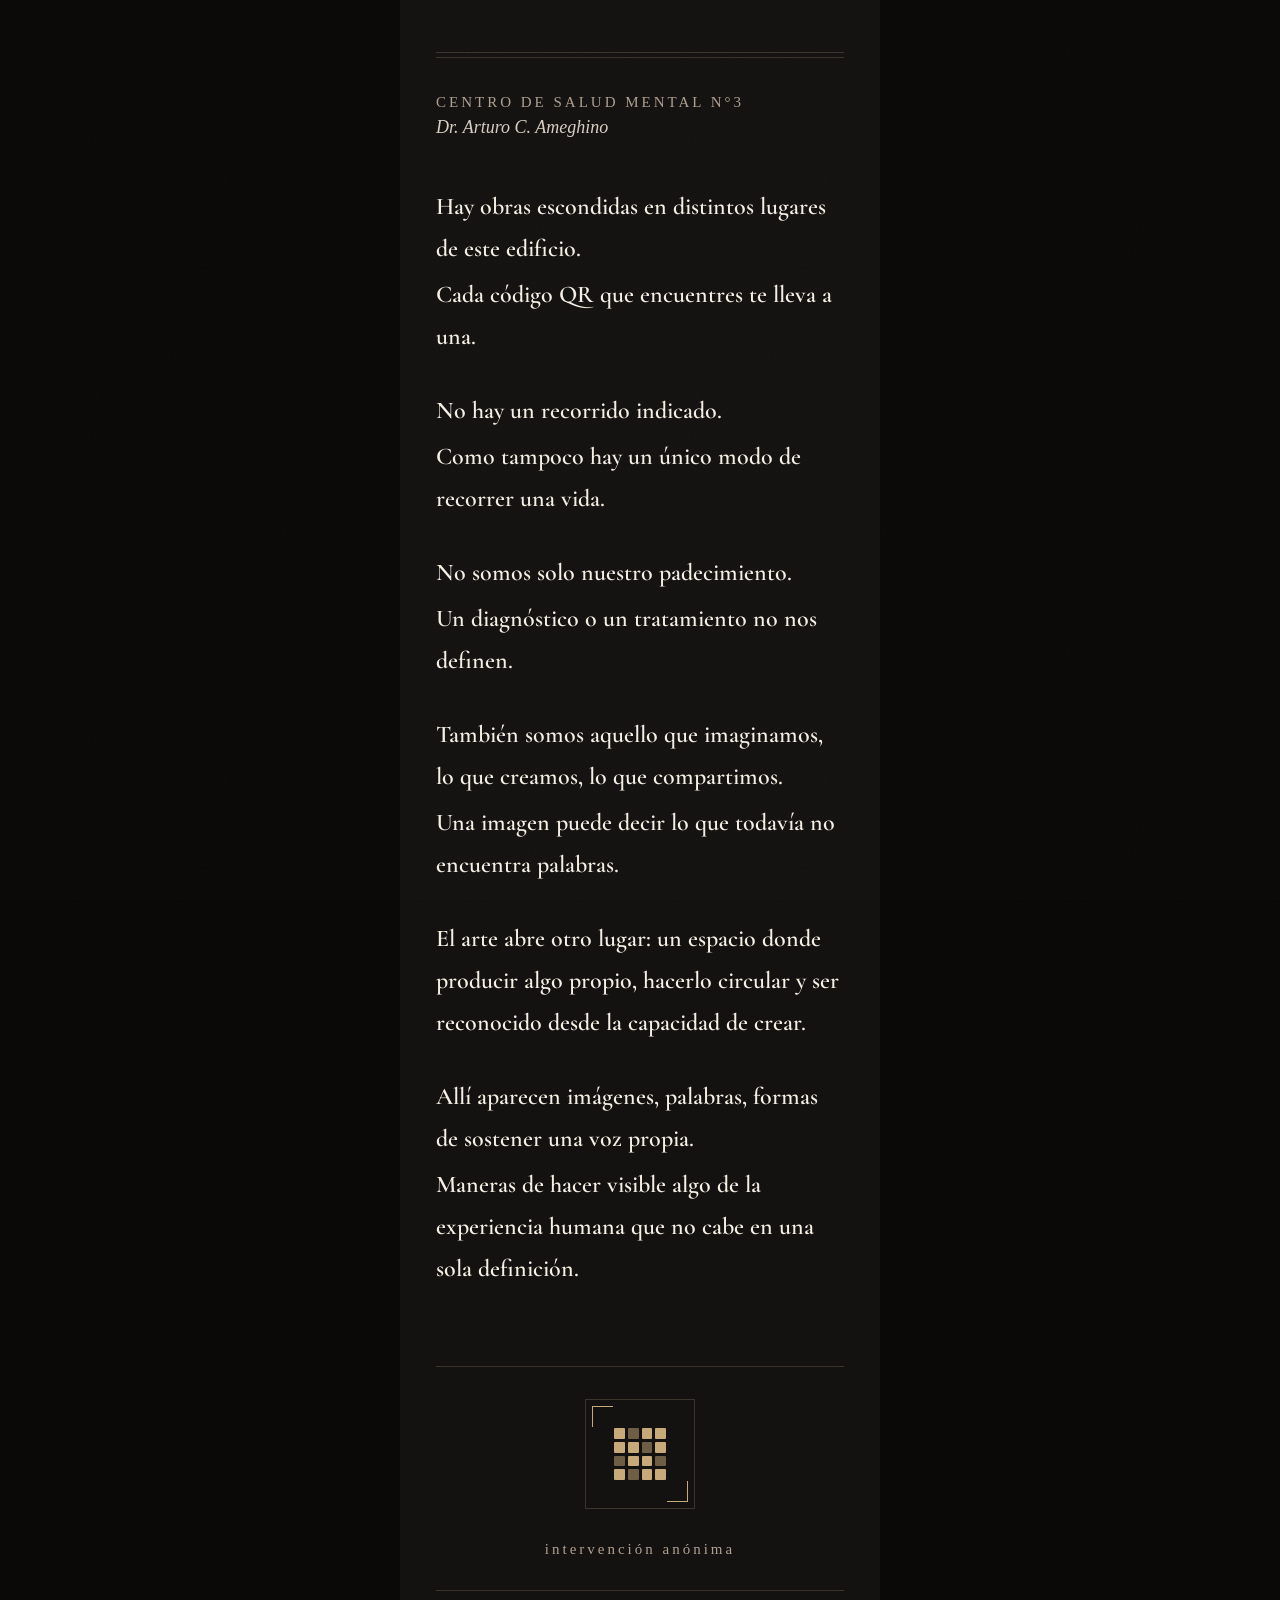
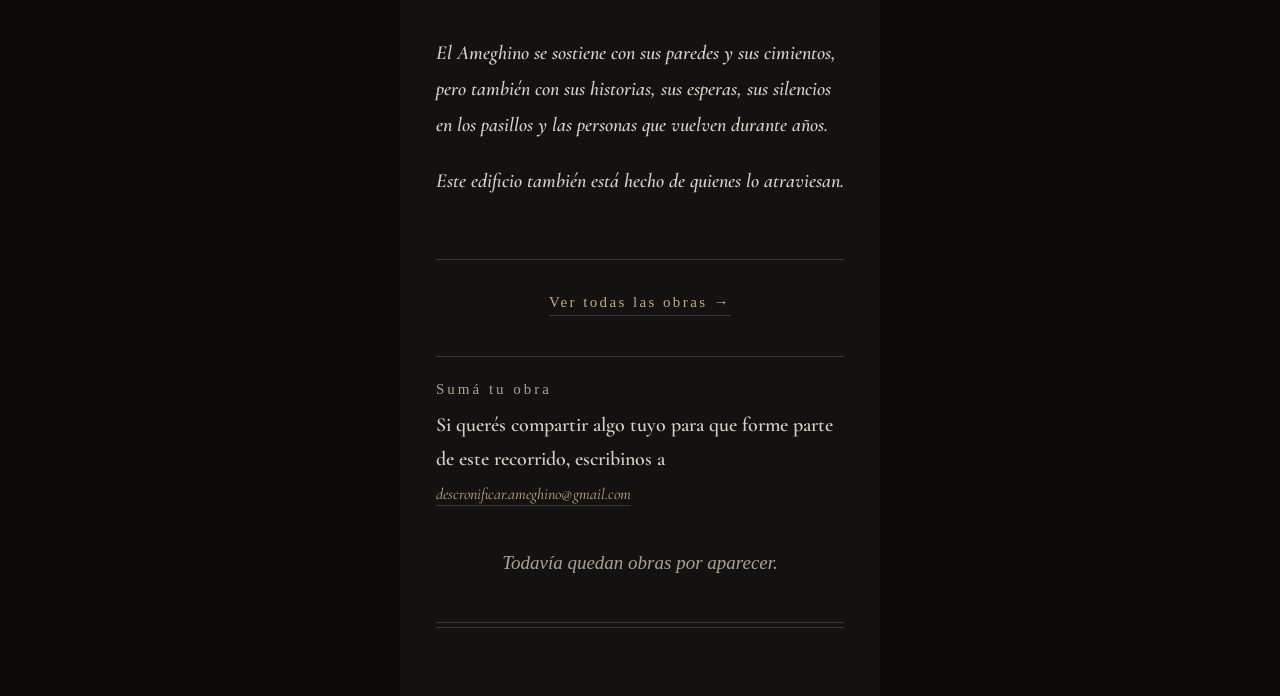
<file: index.html>
<!DOCTYPE html>
<html lang="es">
<head>
  <meta charset="UTF-8">
  <meta name="viewport" content="width=device-width, initial-scale=1.0">
  <title>Intervención — Ameghino</title>
  <link rel="preconnect" href="https://fonts.googleapis.com">
  <link rel="preconnect" href="https://fonts.gstatic.com" crossorigin>
  <link href="https://fonts.googleapis.com/css2?family=IM+Fell+English:ital@0;1&family=IM+Fell+English+SC&family=Cormorant+Garamond:ital,wght@0,300;0,400;0,600;1,300;1,400;1,600&display=swap" rel="stylesheet">

  <style>
    :root {
      --paper: #141210;
      --ink: #f5efe4;
      --ink-light: #d8cfc2;
      --ink-faint: #b0a090;
      --accent: #c8a97a;
      --rule: #3a342c;
    }

    * { margin: 0; padding: 0; box-sizing: border-box; }
    html { background: #0a0908; }

    body {
      background: var(--paper);
      color: var(--ink);
      font-family: 'Cormorant Garamond', Georgia, serif;
      min-height: 100vh;
      max-width: 480px;
      margin: 0 auto;
      position: relative;
      overflow-x: hidden;
    }

    body::before {
      content: '';
      position: fixed;
      inset: 0;
      background-image: url("data:image/svg+xml,%3Csvg xmlns='http://www.w3.org/2000/svg' width='300' height='300'%3E%3Cfilter id='noise'%3E%3CfeTurbulence type='fractalNoise' baseFrequency='0.85' numOctaves='4' stitchTiles='stitch'/%3E%3CfeColorMatrix type='saturate' values='0'/%3E%3C/filter%3E%3Crect width='300' height='300' filter='url(%23noise)' opacity='0.04'/%3E%3C/svg%3E");
      pointer-events: none;
      z-index: 100;
      opacity: 0.6;
    }

    .page {
      padding: 52px 36px 64px;
      min-height: 100vh;
      display: flex;
      flex-direction: column;
    }

    .rule-top {
      width: 100%; height: 1px;
      background: var(--rule);
      margin-bottom: 4px;
      opacity: 0;
      animation: fadeIn 1.2s ease forwards 0.2s;
    }

    .rule-thin {
      width: 100%; height: 1px;
      background: var(--rule);
      margin-bottom: 36px;
      opacity: 0;
      animation: fadeIn 1.2s ease forwards 0.3s;
    }

    .header {
      margin-bottom: 48px;
      opacity: 0;
      animation: riseIn 1.4s ease forwards 0.5s;
    }

    .header-label {
      font-family: 'IM Fell English SC', serif;
      font-size: 15px;
      letter-spacing: 0.2em;
      color: var(--ink-faint);
      text-transform: uppercase;
      margin-bottom: 6px;
    }

    .header-place {
      font-family: 'IM Fell English', serif;
      font-size: 18px;
      color: var(--ink-light);
      font-style: italic;
    }

    .body-text { flex: 1; }

    .stanza {
      margin-bottom: 32px;
      opacity: 0;
    }

    .stanza:nth-child(1) { animation: riseIn 1.4s ease forwards 0.7s; }
    .stanza:nth-child(2) { animation: riseIn 1.4s ease forwards 0.9s; }
    .stanza:nth-child(3) { animation: riseIn 1.4s ease forwards 1.0s; }
    .stanza:nth-child(4) { animation: riseIn 1.4s ease forwards 1.1s; }
    .stanza:nth-child(5) { animation: riseIn 1.4s ease forwards 1.2s; }
    .stanza:nth-child(6) { animation: riseIn 1.4s ease forwards 1.3s; }

    .stanza p {
      font-size: 24px;
      line-height: 1.75;
      font-weight: 600;
      color: var(--ink);
      margin-bottom: 0;
    }

    .stanza p + p { margin-top: 4px; }

    .divider {
      display: flex;
      flex-direction: column;
      align-items: center;
      margin: 44px 0;
      opacity: 0;
      animation: fadeIn 1.4s ease forwards 1.5s;
    }

    .divider-rule {
      width: 100%; height: 1px;
      background: var(--rule);
      margin-bottom: 32px;
    }

    .qr-symbol {
      width: 110px; height: 110px;
      border: 1px solid var(--rule);
      display: flex;
      align-items: center;
      justify-content: center;
      position: relative;
      margin-bottom: 32px;
    }

    .qr-symbol::before, .qr-symbol::after {
      content: '';
      position: absolute;
      width: 20px; height: 20px;
      border-color: var(--accent);
      border-style: solid;
    }

    .qr-symbol::before { top: 6px; left: 6px; border-width: 1px 0 0 1px; }
    .qr-symbol::after { bottom: 6px; right: 6px; border-width: 0 1px 1px 0; }

    .qr-inner {
      width: 52px; height: 52px;
      display: grid;
      grid-template-columns: repeat(4, 1fr);
      grid-template-rows: repeat(4, 1fr);
      gap: 3px;
    }

    .qr-dot { background: var(--accent); opacity: 0.5; border-radius: 1px; }
    .qr-dot.on { opacity: 1; }

    .qr-label {
      font-family: 'IM Fell English SC', serif;
      font-size: 15px;
      letter-spacing: 0.2em;
      color: var(--ink-faint);
      text-align: center;
    }

    .divider-rule-bottom {
      width: 100%; height: 1px;
      background: var(--rule);
      margin-top: 32px;
    }

    .footer-note {
      opacity: 0;
      animation: riseIn 1.4s ease forwards 1.7s;
    }

    .footer-note p {
      font-size: 20px;
      line-height: 1.8;
      color: var(--ink-light);
      font-weight: 600;
      font-style: italic;
      margin-bottom: 20px;
    }

    .contact {
      margin-top: 40px;
      padding-top: 24px;
      border-top: 1px solid var(--rule);
      opacity: 0;
      animation: riseIn 1.4s ease forwards 1.9s;
    }

    .contact-label {
      font-family: 'IM Fell English SC', serif;
      font-size: 15px;
      letter-spacing: 0.2em;
      color: var(--ink-faint);
      margin-bottom: 10px;
    }

    .contact p {
      font-size: 20px;
      line-height: 1.7;
      color: var(--ink-light);
      font-weight: 600;
      margin-bottom: 8px;
    }

    .contact a {
      color: var(--accent);
      text-decoration: none;
      font-style: italic;
      font-size: 16px;
      border-bottom: 1px solid var(--rule);
      padding-bottom: 1px;
      transition: border-color 0.3s;
    }

    .contact a:hover { border-color: var(--accent); }
.catalogo-link {
  margin-top: 40px;
  padding-top: 32px;
  border-top: 1px solid var(--rule);
  text-align: center;
  opacity: 0;
  animation: riseIn 1.4s ease forwards 1.8s;
}

.catalogo-link a {
  display: inline-block;
  font-family: 'IM Fell English SC', serif;
  font-size: 15px;
  letter-spacing: 0.16em;
  color: var(--accent);
  text-decoration: none;
  border-bottom: 1px solid var(--rule);
  padding-bottom: 4px;
  transition: border-color 0.3s, color 0.3s;
}

.catalogo-link a:hover {
  color: var(--ink);
  border-color: var(--accent);
}
    .closing {
      margin-top: 48px;
      opacity: 0;
      animation: riseIn 1.4s ease forwards 2.1s;
    }

    .closing p {
      font-family: 'IM Fell English', serif;
      font-size: 19px;
      font-style: italic;
      color: var(--ink-faint);
      text-align: center;
    }

    .rules-bottom { margin-top: 48px; opacity: 0; animation: fadeIn 1.4s ease forwards 2.3s; }
    .rules-bottom .rule-thin { margin-bottom: 4px; animation: none; opacity: 1; }
    .rules-bottom .rule-top { animation: none; opacity: 1; }

    @keyframes fadeIn { from { opacity: 0; } to { opacity: 1; } }
    @keyframes riseIn { from { opacity: 0; transform: translateY(10px); } to { opacity: 1; transform: translateY(0); } }
  </style>
</head>
<body>
  <!-- descronificar Ameghino -->
  <div class="page">

    <div class="rule-top"></div>
    <div class="rule-thin"></div>

    <div class="header">
      <div class="header-label">Centro de Salud Mental N°3</div>
      <div class="header-place">Dr. Arturo C. Ameghino</div>
    </div>

    <div class="body-text">

      <div class="stanza">
        <p>Hay obras escondidas en distintos lugares de este edificio.</p>
        <p>Cada código QR que encuentres te lleva a una.</p>
      </div>

      <div class="stanza">
        <p>No hay un recorrido indicado.</p>
        <p>Como tampoco hay un único modo de recorrer una vida.</p>
      </div>

      <div class="stanza">
        <p>No somos solo nuestro padecimiento.</p>
        <p>Un diagnóstico o un tratamiento no nos definen.</p>
      </div>

      <div class="stanza">
        <p>También somos aquello que imaginamos, lo que creamos, lo que compartimos.</p>
        <p>Una imagen puede decir lo que todavía no encuentra palabras.</p>
      </div>

      <div class="stanza">
        <p>El arte abre otro lugar: un espacio donde producir algo propio, hacerlo circular y ser reconocido desde la capacidad de crear.</p>
      </div>

      <div class="stanza">
        <p>Allí aparecen imágenes, palabras, formas de sostener una voz propia.</p>
        <p>Maneras de hacer visible algo de la experiencia humana que no cabe en una sola definición.</p>
      </div>

    </div>

    <div class="divider">
      <div class="divider-rule"></div>
      <div class="qr-symbol">
        <div class="qr-inner">
          <div class="qr-dot on"></div>
          <div class="qr-dot"></div>
          <div class="qr-dot on"></div>
          <div class="qr-dot on"></div>
          <div class="qr-dot on"></div>
          <div class="qr-dot on"></div>
          <div class="qr-dot"></div>
          <div class="qr-dot on"></div>
          <div class="qr-dot"></div>
          <div class="qr-dot on"></div>
          <div class="qr-dot on"></div>
          <div class="qr-dot"></div>
          <div class="qr-dot on"></div>
          <div class="qr-dot"></div>
          <div class="qr-dot on"></div>
          <div class="qr-dot on"></div>
        </div>
      </div>
      <div class="qr-label">intervención anónima</div>
      <div class="divider-rule-bottom"></div>
    </div>

    <div class="footer-note">
      <p>El Ameghino se sostiene con sus paredes y sus cimientos, pero también con sus historias, sus esperas, sus silencios en los pasillos y las personas que vuelven durante años.</p>
      <p>Este edificio también está hecho de quienes lo atraviesan.</p>
    </div>
<div class="catalogo-link">
  <a href="catalogo.html">Ver todas las obras →</a>
</div>
    <div class="contact">
      <div class="contact-label">Sumá tu obra</div>
      <p>Si querés compartir algo tuyo para que forme parte de este recorrido, escribinos a</p>
      <a href="mailto:descronificar.ameghino@gmail.com">descronificar.ameghino@gmail.com</a>
    </div>

    <div class="closing">
      <p>Todavía quedan obras por aparecer.</p>
    </div>

    <div class="rules-bottom">
      <div class="rule-thin"></div>
      <div class="rule-top"></div>
    </div>

  </div>
</body>
</html>
</file>
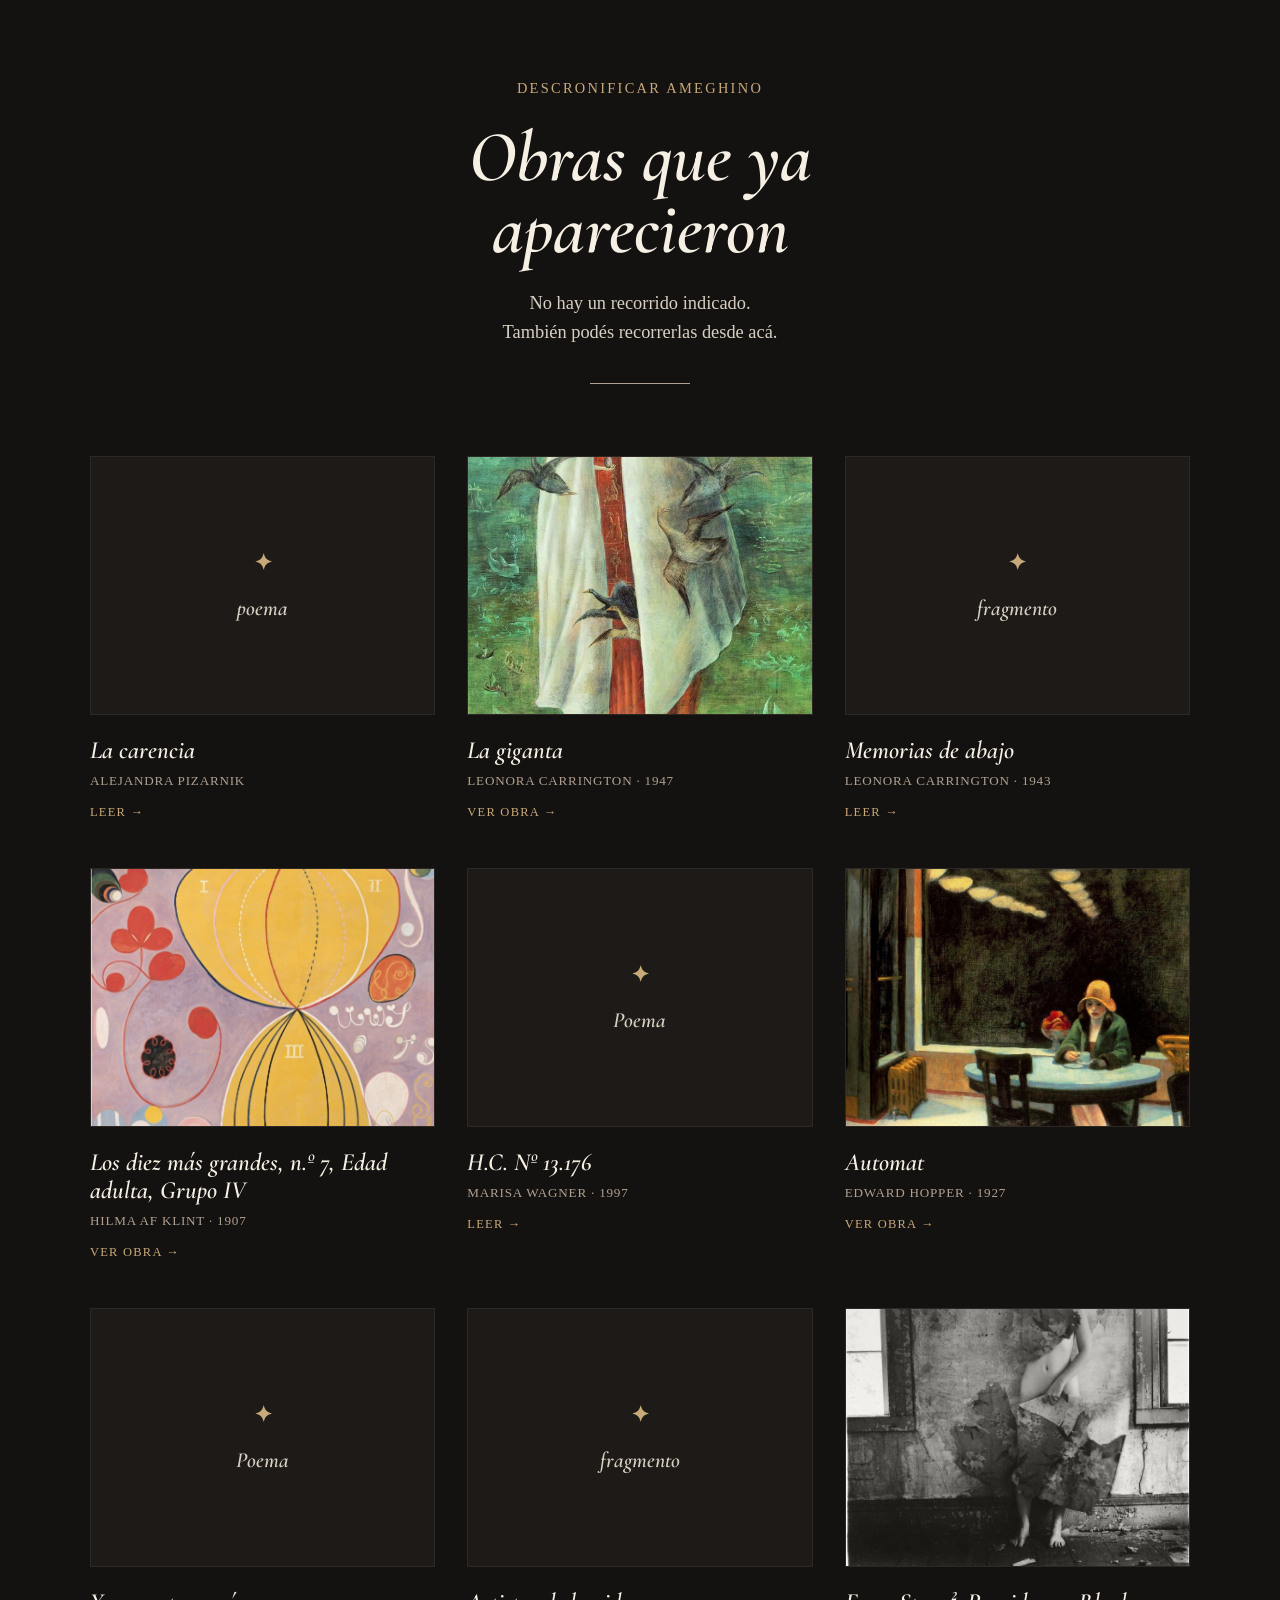
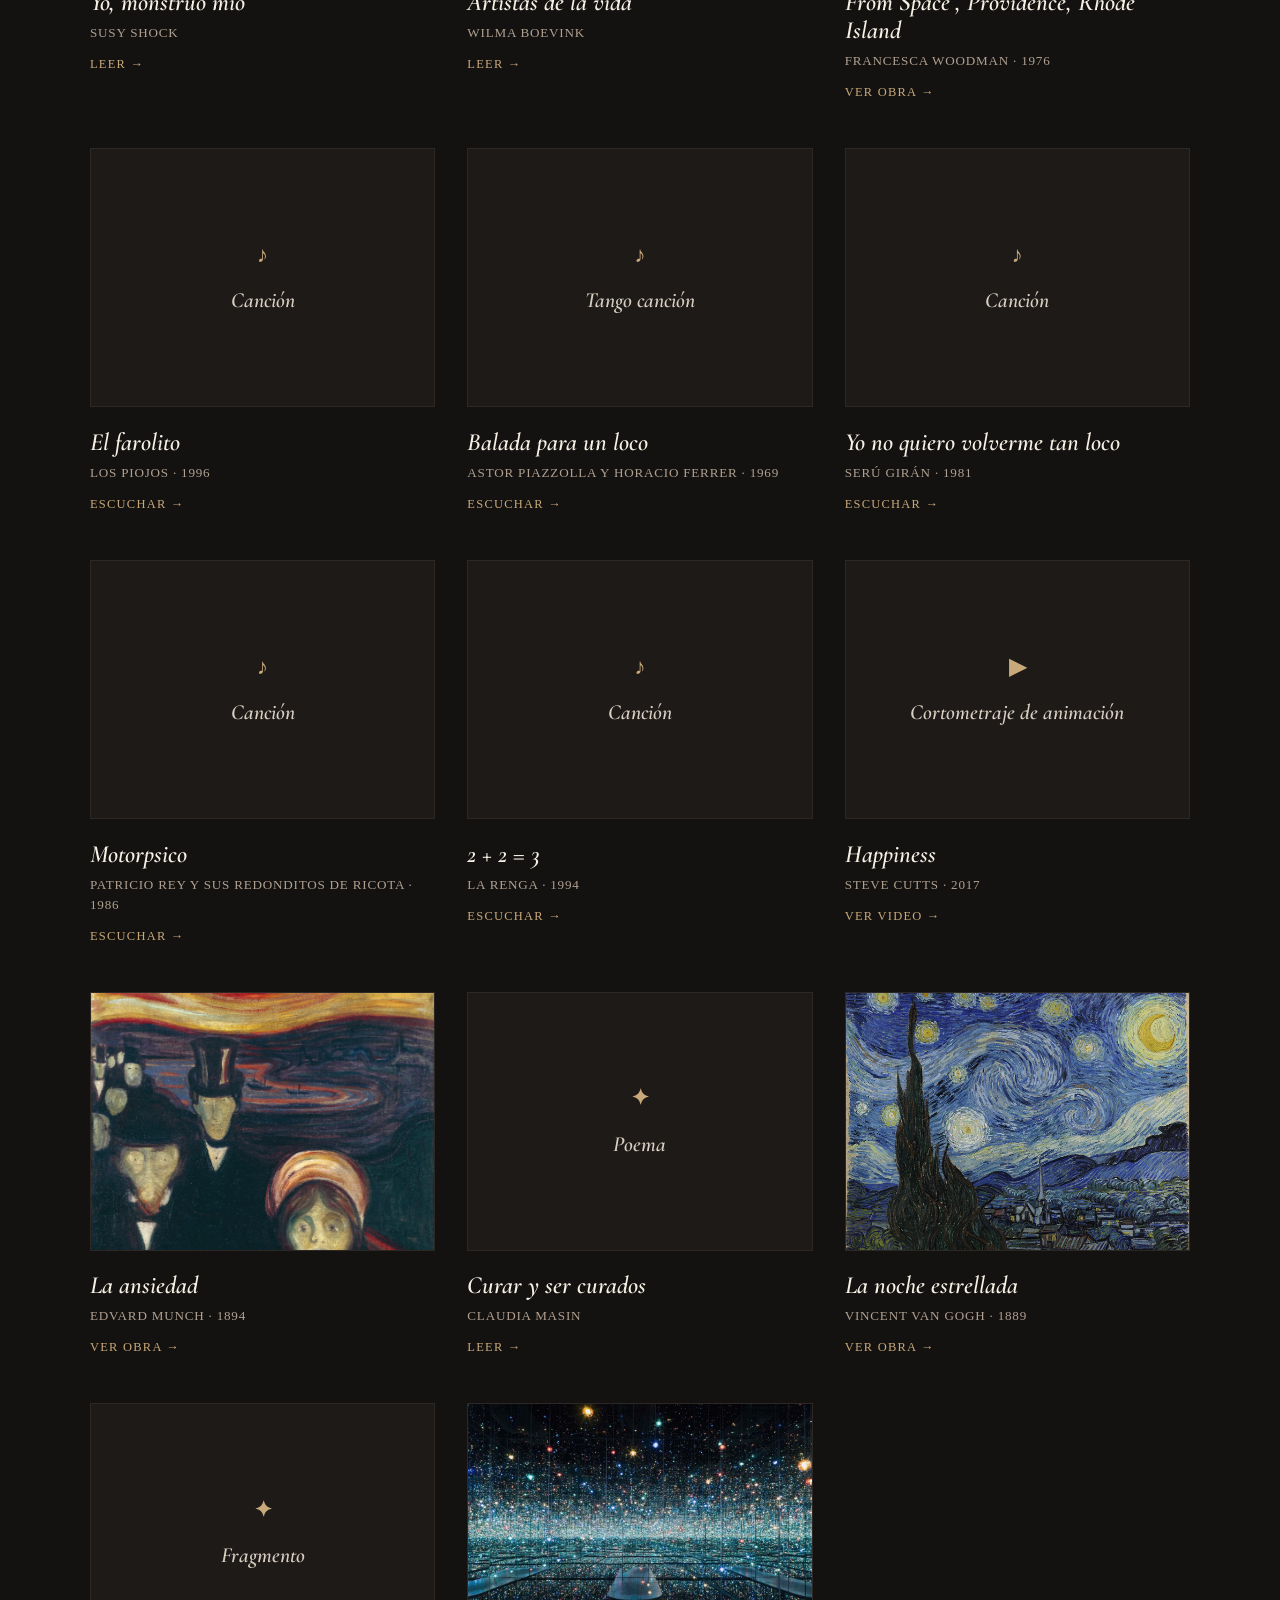
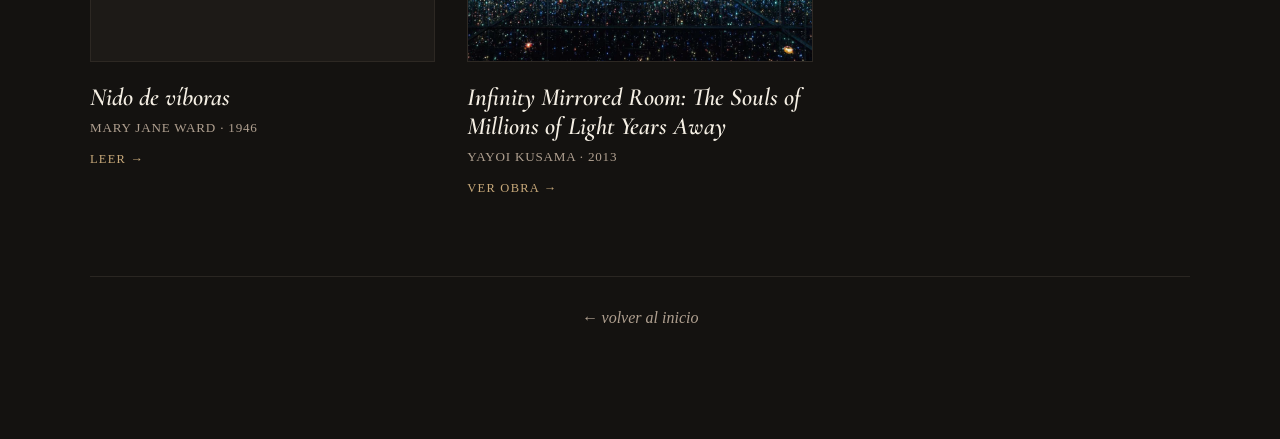
<file: catalogo.html>
<!DOCTYPE html>
<html lang="es">
<head>
  <meta charset="UTF-8">
  <meta name="viewport" content="width=device-width, initial-scale=1.0">

  <title>Obras | Descronificar Ameghino</title>

  <link rel="preconnect" href="https://fonts.googleapis.com">
  <link rel="preconnect" href="https://fonts.gstatic.com" crossorigin>
  <link href="https://fonts.googleapis.com/css2?family=Cormorant+Garamond:ital,wght@0,600;1,600&family=IM+Fell+English:ital@0;1&family=IM+Fell+English+SC&display=swap" rel="stylesheet">

  <style>
    * {
      margin: 0;
      padding: 0;
      box-sizing: border-box;
    }

    body {
      background: #141210;
      color: #f5efe4;
      font-family: 'IM Fell English', serif;
      min-height: 100vh;
    }

    .catalogo {
      width: min(1100px, calc(100% - 3rem));
      margin: 0 auto;
      padding: 5rem 0 7rem;
    }

    .encabezado {
      text-align: center;
      max-width: 650px;
      margin: 0 auto 4.5rem;
    }

    .marca {
      font-family: 'IM Fell English SC', serif;
      color: #c8a97a;
      font-size: 0.9rem;
      letter-spacing: 0.16em;
      margin-bottom: 1.5rem;
    }

    h1 {
      font-family: 'Cormorant Garamond', serif;
      font-style: italic;
      font-weight: 600;
      font-size: clamp(2.7rem, 7vw, 4.5rem);
      line-height: 1;
      margin-bottom: 1.5rem;
    }

    .introduccion {
      color: #d8cfc2;
      font-size: 1.15rem;
      line-height: 1.6;
      max-width: 520px;
      margin: auto;
    }

    .lineas {
      width: 100px;
      border: 0;
      border-top: 1px solid #b0a090;
      margin: 2.2rem auto 0;
    }

    .obras {
      display: grid;
      grid-template-columns: repeat(3, 1fr);
      gap: 3rem 2rem;
    }

    .obra {
      color: inherit;
      text-decoration: none;
      display: flex;
      flex-direction: column;
      min-width: 0;
    }

    .visual {
      aspect-ratio: 4 / 3;
      overflow: hidden;
      background: #1d1a17;
      border: 1px solid #2d2823;
      margin-bottom: 1.3rem;
      display: flex;
      align-items: center;
      justify-content: center;
    }

    .visual img {
      width: 100%;
      height: 100%;
      object-fit: cover;
      filter: saturate(.85);
      transition: transform .5s ease, opacity .5s ease;
    }

    .obra:hover .visual img {
      transform: scale(1.025);
      opacity: .88;
    }

    .visual-texto {
      padding: 2rem;
      text-align: center;
      font-family: 'Cormorant Garamond', serif;
      font-style: italic;
      font-weight: 600;
      font-size: 1.35rem;
      line-height: 1.35;
      color: #d8cfc2;
    }

    .simbolo {
      display: block;
      font-family: 'IM Fell English', serif;
      font-style: normal;
      color: #c8a97a;
      font-size: 1.4rem;
      margin-bottom: 1rem;
    }

    .titulo {
      font-family: 'Cormorant Garamond', serif;
      font-style: italic;
      font-weight: 600;
      font-size: 1.55rem;
      line-height: 1.15;
      margin-bottom: .4rem;
    }

    .datos {
      font-family: 'IM Fell English SC', serif;
      color: #b0a090;
      font-size: .82rem;
      line-height: 1.5;
      letter-spacing: .06em;
      text-transform: uppercase;
    }

    .ver {
      color: #c8a97a;
      font-family: 'IM Fell English SC', serif;
      font-size: .78rem;
      letter-spacing: .1em;
      margin-top: .9rem;
    }

    .volver {
      text-align: center;
      margin-top: 5rem;
      padding-top: 2rem;
      border-top: 1px solid #2a2622;
    }

    .volver a {
      color: #b0a090;
      font-style: italic;
      text-decoration: none;
    }

    .volver a:hover,
    .obra:hover .ver {
      color: #f5efe4;
    }

    .error {
      text-align: center;
      color: #b0a090;
      font-style: italic;
      grid-column: 1 / -1;
    }

    @media (max-width: 800px) {
      .obras {
        grid-template-columns: repeat(2, 1fr);
      }
    }

    @media (max-width: 520px) {
      .catalogo {
        width: calc(100% - 2.5rem);
        padding-top: 3.5rem;
      }

      .encabezado {
        margin-bottom: 3rem;
      }

      .obras {
        grid-template-columns: 1fr;
        gap: 3.2rem;
      }

      .visual {
        aspect-ratio: 4 / 3;
      }

      .titulo {
        font-size: 1.7rem;
      }
    }
  </style>
</head>

<body>

  <main class="catalogo">

    <header class="encabezado">
      <div class="marca">DESCRONIFICAR AMEGHINO</div>

      <h1>Obras que ya aparecieron</h1>

      <p class="introduccion">
        No hay un recorrido indicado.<br>
        También podés recorrerlas desde acá.
      </p>

      <hr class="lineas">
    </header>

    <section class="obras" id="obras">
      <p class="error">Cargando obras…</p>
    </section>

    <div class="volver">
      <a href="index.html">← volver al inicio</a>
    </div>

  </main>

  <script>
    fetch('obras.json')
      .then(respuesta => {
        if (!respuesta.ok) {
          throw new Error('No se pudo cargar obras.json');
        }

        return respuesta.json();
      })

      .then(obras => {
        const contenedor = document.getElementById('obras');
        contenedor.innerHTML = '';

        Object.entries(obras).forEach(([id, obra]) => {

          const enlace = document.createElement('a');
          enlace.className = 'obra';
          enlace.href = `obras/obra.html?a=${id}`;

          const visual = document.createElement('div');
          visual.className = 'visual';

          if (obra.imagenObra) {

            const imagen = document.createElement('img');
            imagen.src = `imagenes/${obra.imagenObra}`;
            imagen.alt = obra.titulo;
            imagen.loading = 'lazy';

            visual.appendChild(imagen);

          } else {

            const texto = document.createElement('div');
            texto.className = 'visual-texto';

            const simbolo = document.createElement('span');
            simbolo.className = 'simbolo';

            const esVideo =
              obra.tecnica &&
              (
                obra.tecnica.toLowerCase().includes('cortometraje') ||
                obra.tecnica.toLowerCase().includes('video') ||
                obra.tecnica.toLowerCase().includes('audiovisual')
              );

            if (esVideo) {
              simbolo.textContent = '▶';
            } else if (obra.audioLink) {
              simbolo.textContent = '♪';
            } else {
              simbolo.textContent = '✦';
            }

            texto.appendChild(simbolo);

            const tipo = document.createElement('span');

            if (obra.tecnica) {
              tipo.textContent = obra.tecnica;
            } else if (obra.audioLink) {
              tipo.textContent = 'Canción';
            } else {
              tipo.textContent = 'Obra';
            }

            texto.appendChild(tipo);
            visual.appendChild(texto);
          }

          const titulo = document.createElement('h2');
          titulo.className = 'titulo';
          titulo.textContent = obra.titulo;

          const datos = document.createElement('div');
          datos.className = 'datos';

          let info = obra.autor || '';

          if (obra.anio) {
            info += ` · ${obra.anio}`;
          }

          datos.textContent = info;

          const ver = document.createElement('div');
          ver.className = 'ver';

          const esVideo =
            obra.tecnica &&
            (
              obra.tecnica.toLowerCase().includes('cortometraje') ||
              obra.tecnica.toLowerCase().includes('video') ||
              obra.tecnica.toLowerCase().includes('audiovisual')
            );

          if (esVideo && obra.audioLink) {
            ver.textContent = 'VER VIDEO →';
          } else if (obra.audioLink) {
            ver.textContent = 'ESCUCHAR →';
          } else if (
            obra.tecnica &&
            (
              obra.tecnica.toLowerCase().includes('poema') ||
              obra.tecnica.toLowerCase().includes('fragmento')
            )
          ) {
            ver.textContent = 'LEER →';
          } else {
            ver.textContent = 'VER OBRA →';
          }

          enlace.appendChild(visual);
          enlace.appendChild(titulo);
          enlace.appendChild(datos);
          enlace.appendChild(ver);

          contenedor.appendChild(enlace);
        });
      })

      .catch(error => {
        document.getElementById('obras').innerHTML =
          '<p class="error">No pudimos cargar las obras.</p>';

        console.error(error);
      });
  </script>

</body>
</html>
</file>
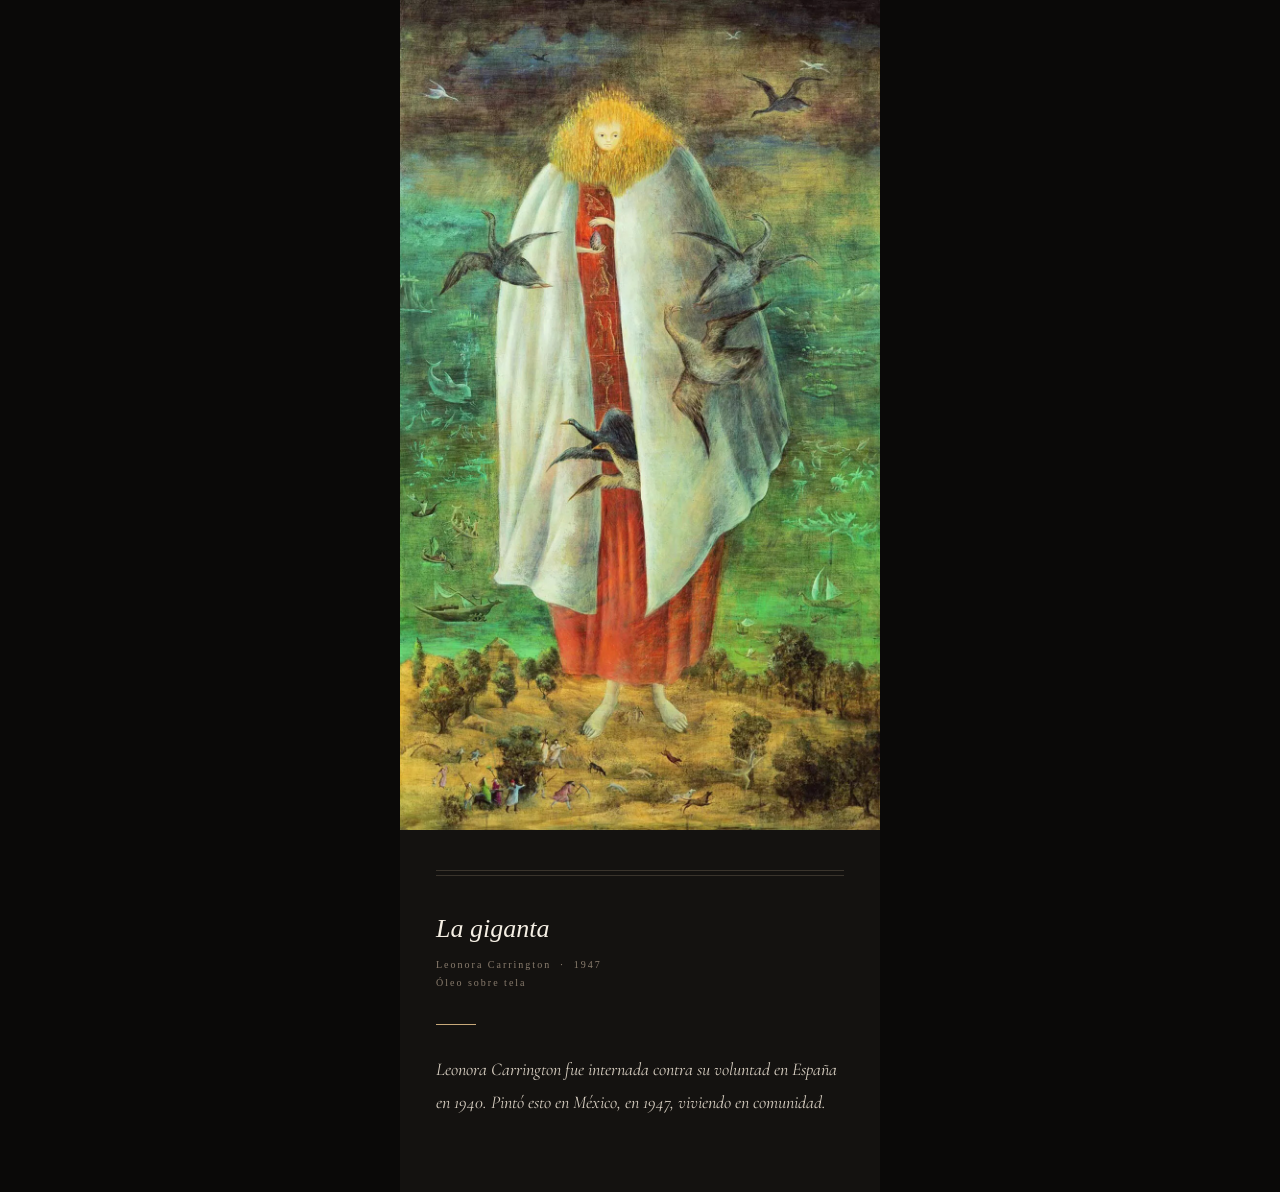
<file: obras/carrington.html>
<!DOCTYPE html>
<html lang="es">
<head>
  <meta charset="UTF-8">
  <meta name="viewport" content="width=device-width, initial-scale=1.0">
  <title>La giganta — Leonora Carrington</title>
  <link rel="preconnect" href="https://fonts.googleapis.com">
  <link rel="preconnect" href="https://fonts.gstatic.com" crossorigin>
  <link href="https://fonts.googleapis.com/css2?family=IM+Fell+English:ital@0;1&family=IM+Fell+English+SC&family=Cormorant+Garamond:ital,wght@0,300;0,400;1,300;1,400&display=swap" rel="stylesheet">

  <style>
    :root {
      --paper: #141210;
      --ink: #f5efe4;
      --ink-light: #d8cfc2;
      --ink-faint: #8a7d6e;
      --accent: #c8a97a;
      --rule: #3a342c;
    }

    * { margin: 0; padding: 0; box-sizing: border-box; }

    html { background: #0a0908; }

    body {
      background: var(--paper);
      color: var(--ink);
      font-family: 'Cormorant Garamond', Georgia, serif;
      max-width: 480px;
      margin: 0 auto;
      min-height: 100vh;
    }

    /* Image — full width, top */
    .obra-imagen {
      width: 100%;
      display: block;
      opacity: 0;
      animation: fadeIn 1.8s ease forwards 0.2s;
    }

    /* Content */
    .contenido {
      padding: 40px 36px 72px;
    }

    .rule { width: 100%; height: 1px; background: var(--rule); }
    .rule + .rule { margin-top: 4px; }

    /* Title block */
    .titulo-bloque {
      margin: 36px 0 32px;
      opacity: 0;
      animation: riseIn 1.4s ease forwards 0.6s;
    }

    .obra-titulo {
      font-family: 'IM Fell English', serif;
      font-size: 26px;
      font-weight: 400;
      font-style: italic;
      color: var(--ink);
      line-height: 1.3;
      margin-bottom: 10px;
    }

    .obra-meta {
      font-family: 'IM Fell English SC', serif;
      font-size: 10px;
      letter-spacing: 0.2em;
      color: var(--ink-faint);
      line-height: 1.8;
    }

    /* Divider rule */
    .rule-divider {
      width: 40px;
      height: 1px;
      background: var(--accent);
      margin: 28px 0;
      opacity: 0;
      animation: fadeIn 1.4s ease forwards 0.9s;
    }

    /* Context text */
    .contexto {
      opacity: 0;
      animation: riseIn 1.4s ease forwards 1.1s;
    }

    .contexto p {
      font-size: 18px;
      line-height: 1.85;
      color: var(--ink-light);
      font-weight: 400;
      margin-bottom: 14px;
      font-style: italic;
    }

    .contexto p:last-child { margin-bottom: 0; }



    /* Animations */
    @keyframes fadeIn {
      from { opacity: 0; }
      to { opacity: 1; }
    }

    @keyframes riseIn {
      from { opacity: 0; transform: translateY(10px); }
      to { opacity: 1; transform: translateY(0); }
    }
  </style>
</head>
<body>

  <img
    class="obra-imagen"
    src="../imagenes/Leonora-Carrington-La-giganta-1947.jpg"
    alt="La giganta, Leonora Carrington, 1947"
  >

  <div class="contenido">

    <div class="rule"></div>
    <div class="rule"></div>

    <div class="titulo-bloque">
      <div class="obra-titulo">La giganta</div>
      <div class="obra-meta">
        Leonora Carrington &nbsp;·&nbsp; 1947<br>
        Óleo sobre tela
      </div>
    </div>

    <div class="rule-divider"></div>

    <div class="contexto">
      <p>Leonora Carrington fue internada contra su voluntad en España en 1940. Pintó esto en México, en 1947, viviendo en comunidad.</p>
    </div>

  </div>

</body>
</html>
</file>
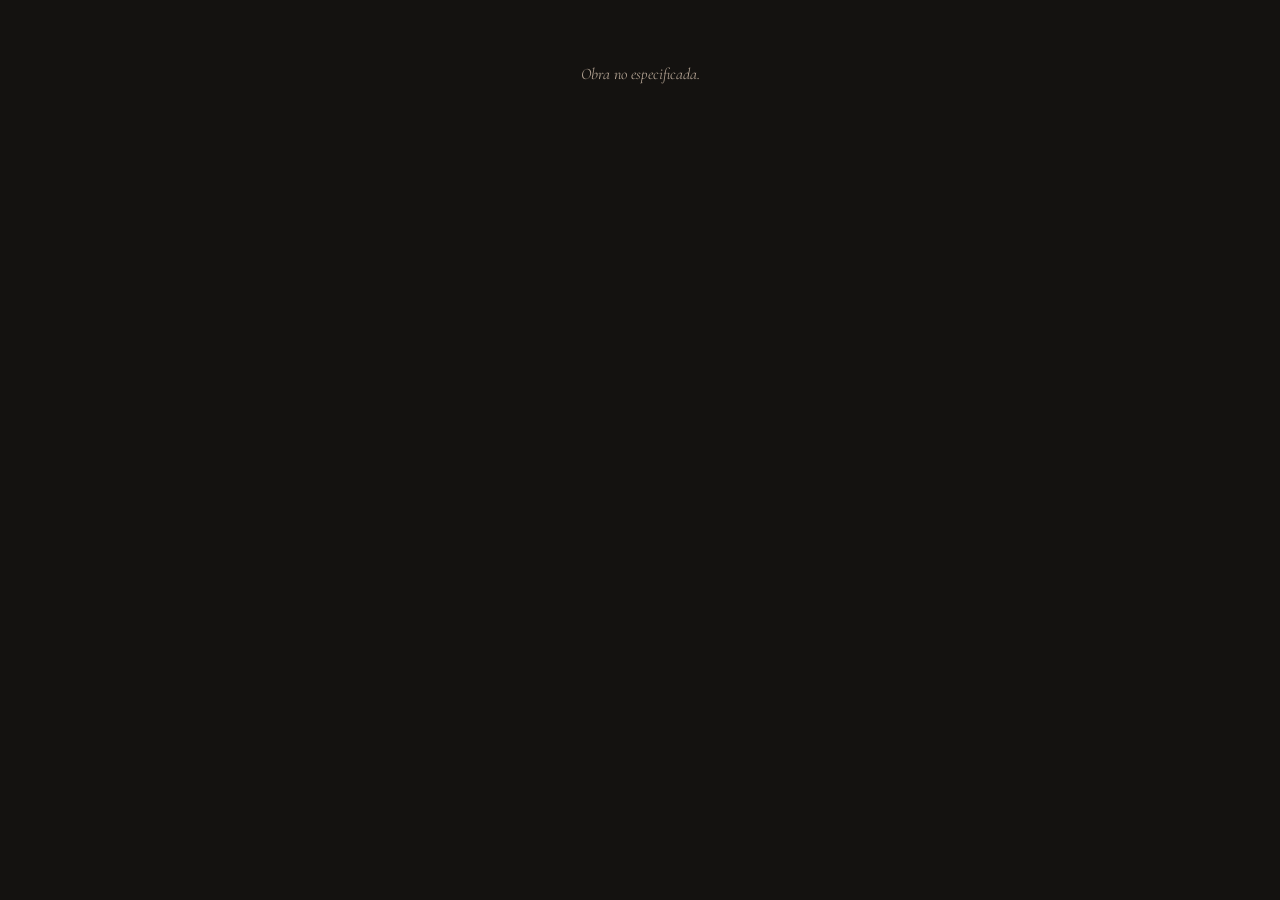
<file: obras/obra.html>
<!-- descronificar Ameghino -->
<!DOCTYPE html>
<html lang="es">
<head>
<meta charset="UTF-8">
<meta name="viewport" content="width=device-width, initial-scale=1.0">
<title>Descronificar Ameghino</title>
<link rel="stylesheet" href="../estilo.css">
</head>
<body>

  <div id="contenedor">
    <p class="cargando">cargando…</p>
  </div>

  <script>
    async function cargarObra() {
      const params = new URLSearchParams(window.location.search);
      const slug = params.get('a');
      const contenedor = document.getElementById('contenedor');

      if (!slug) {
        contenedor.innerHTML = '<p class="error">Obra no especificada.</p>';
        return;
      }

      try {
        const respuesta = await fetch('../obras.json');
        const datos = await respuesta.json();
        const obra = datos[slug];

        if (!obra) {
          contenedor.innerHTML = '<p class="error">Obra no encontrada.</p>';
          return;
        }

        document.title = obra.titulo + ' — ' + obra.autor;

        const metadatosPartes = [obra.autor, obra.anio, obra.tecnica].filter(Boolean);

        contenedor.innerHTML = `
          ${obra.imagenRetrato
            ? `<img class="obra-imagen" src="../imagenes/${obra.imagenRetrato}" alt="${obra.autor}">`
            : ''}

          <div class="contenido">
            <hr class="lineas-decorativas">

            <h1>${obra.titulo}</h1>
            <p class="metadatos">${metadatosPartes.join(' · ')}</p>

            ${obra.textoObra
              ? `<p class="poema-texto${obra.alineacion === 'izquierda' ? ' alineado-izquierda' : ''}">${obra.textoObra}</p>`
              : obra.imagenObra
                ? `<img class="poema-imagen" src="../imagenes/${obra.imagenObra}" alt="${obra.titulo}, de ${obra.autor}">`
                : ''}

            ${obra.audioLink
              ? `<p class="audio-enlace">
                   <a href="${obra.audioLink}" target="_blank" rel="noopener noreferrer">▶ ESCUCHAR / VER</a>
                 </p>`
              : ''}

            <hr class="separador">

            <p class="contexto">${obra.contexto}</p>

            <p class="firma">
              Descronificar Ameghino<br>
              <a href="mailto:descronificar.ameghino@gmail.com">descronificar.ameghino@gmail.com</a>
            </p>
          </div>
        `;

      } catch (err) {
        contenedor.innerHTML = '<p class="error">No se pudo cargar la obra.</p>';
      }
    }

    cargarObra();
  </script>

</body>
</html>
</file>
<file: estilo.css>
/* descronificar Ameghino — estilo compartido */
@import url('https://fonts.googleapis.com/css2?family=Cormorant+Garamond:ital,wght@0,600;1,600&family=IM+Fell+English:ital@0;1&family=IM+Fell+English+SC&display=swap');

* { margin: 0; padding: 0; box-sizing: border-box; }

body {
  background-color: #141210;
  color: #f5efe4;
  font-family: 'IM Fell English', serif;
  display: flex;
  flex-direction: column;
  align-items: center;
  min-height: 100vh;
  padding-bottom: 6rem;
}

.obra-imagen {
  width: 100%;
  max-width: 720px;
  display: block;
  opacity: 0;
  animation: aparecer 1.8s ease forwards;
}

.contenido {
  max-width: 620px;
  padding: 2.5rem 1.75rem 0;
  text-align: center;
  opacity: 0;
  animation: aparecer 1.8s ease forwards;
  animation-delay: 0.4s;
}

.lineas-decorativas {
  margin: 0 auto 1.75rem;
  width: 120px;
  border: none;
  border-top: 1px solid #b0a090;
  position: relative;
}
.lineas-decorativas::after {
  content: "";
  display: block;
  width: 120px;
  border-top: 1px solid #b0a090;
  margin-top: 4px;
}

h1 {
  font-family: 'Cormorant Garamond', serif;
  font-style: italic;
  font-weight: 600;
  font-size: 2.6rem;
  color: #f5efe4;
  margin-bottom: 1rem;
  letter-spacing: 0.02em;
}

.metadatos {
  font-family: 'IM Fell English SC', serif;
  font-size: 0.95rem;
  letter-spacing: 0.08em;
  color: #d8cfc2;
  margin-bottom: 1.75rem;
  text-transform: uppercase;
}

.separador {
  width: 60px;
  border: none;
  border-top: 1px solid #c8a97a;
  margin: 0 auto 2.25rem;
}

.poema-imagen {
  width: 100%;
  max-width: 620px;
  margin: 0 auto 2.5rem;
  display: block;
}

.poema-texto {
  font-family: 'Cormorant Garamond', serif;
  font-style: italic;
  font-weight: 600;
  font-size: 1.6rem;
  line-height: 1.8;
  color: #f5efe4;
  max-width: 520px;
  margin: 0 auto 2.5rem;
  white-space: pre-line;
  text-align: center;
}

.poema-texto.alineado-izquierda {
  text-align: left;
  max-width: 560px;
}
.audio-enlace {
  margin: -0.5rem auto 2.5rem;
  text-align: center;
}

.audio-enlace a {
  display: inline-block;
  font-family: 'IM Fell English SC', serif;
  font-size: 0.9rem;
  letter-spacing: 0.12em;
  color: #c8a97a;
  text-decoration: none;
  border: 1px solid #6f604c;
  padding: 0.7rem 1.25rem;
  transition: all 0.3s ease;
}

.audio-enlace a:hover {
  color: #f5efe4;
  border-color: #c8a97a;
}

.contexto {
  font-family: 'IM Fell English', serif;
  font-style: italic;
  font-weight: normal;
  font-size: 1.3rem;
  line-height: 1.75;
  color: #d8cfc2;
  max-width: 480px;
  margin: 0 auto;
}

.firma {
  font-family: 'IM Fell English', serif;
  font-style: italic;
  font-size: 0.85rem;
  letter-spacing: 0.04em;
  color: #b0a090;
  margin-top: 3.5rem;
  padding-top: 1.5rem;
  border-top: 1px solid #2a2622;
  max-width: 480px;
}

.firma a {
  color: #c8a97a;
  text-decoration: none;
}

.cargando, .error {
  font-family: 'Cormorant Garamond', serif;
  font-style: italic;
  color: #b0a090;
  padding-top: 4rem;
}

@keyframes aparecer {
  from { opacity: 0; transform: translateY(12px); }
  to { opacity: 1; transform: translateY(0); }

}
@media (max-width: 480px) {
  h1 { font-size: 2.1rem; }
  .contexto { font-size: 1.2rem; }
}
</file>
